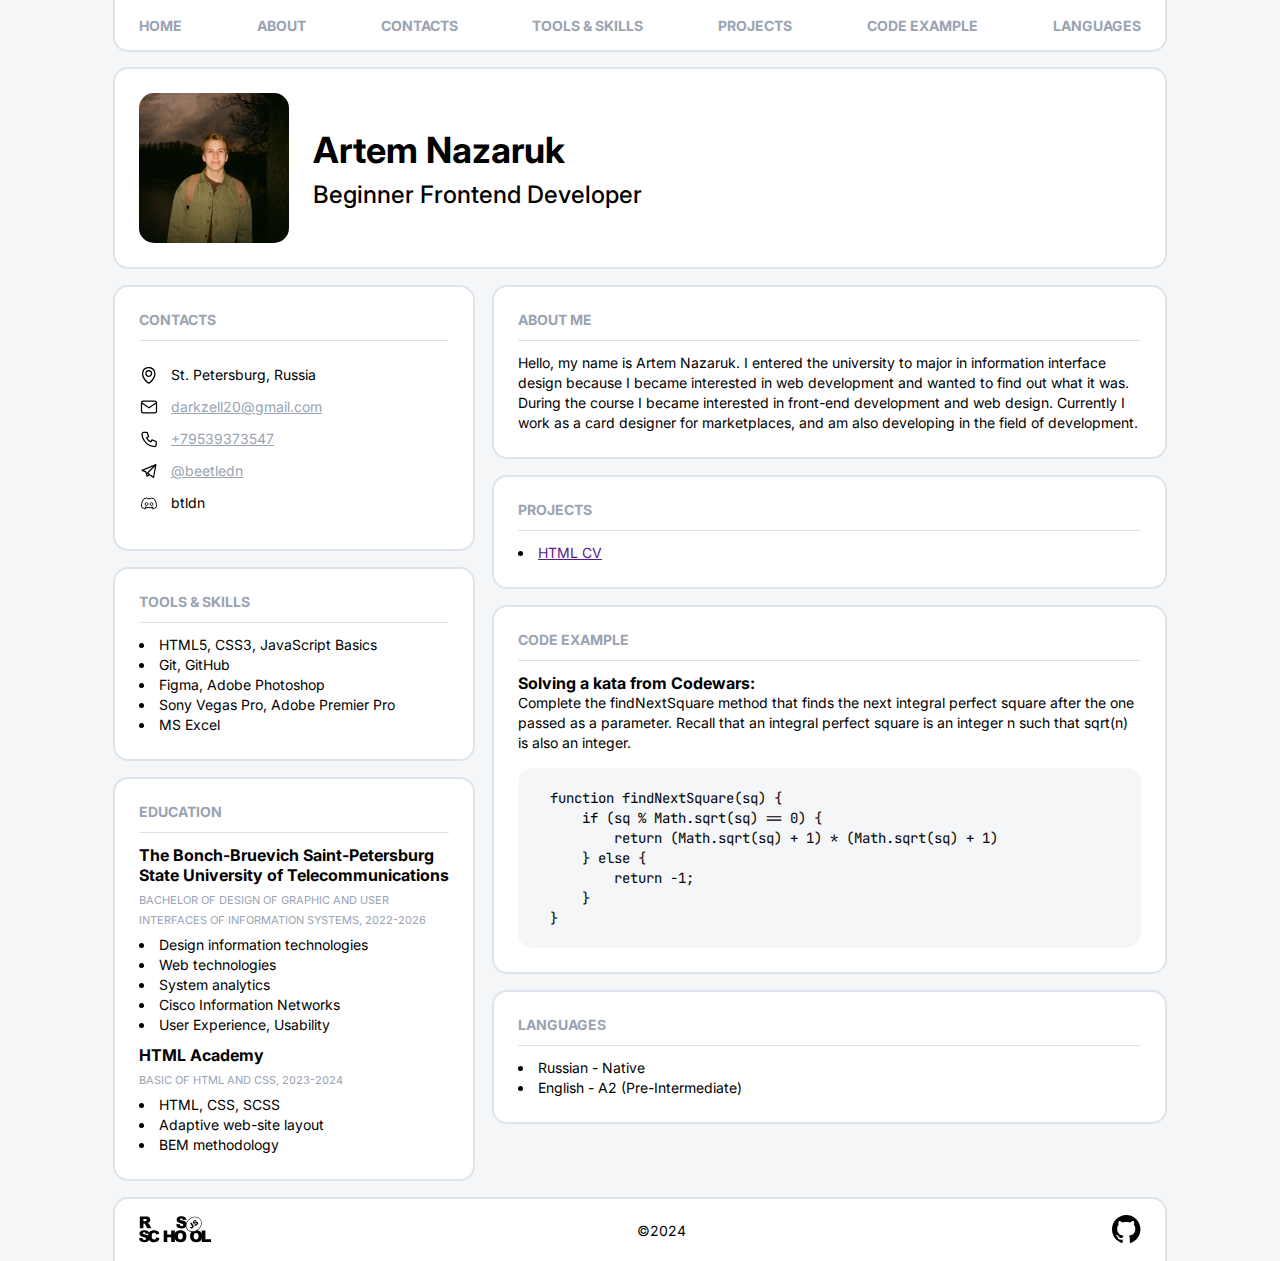
<file: index.html>
<!DOCTYPE html>
<html lang="en">

<head>
    <meta charset="UTF-8">
    <meta name="viewport" content="width=device-width, initial-scale=1.0">
    <title>Document</title>
    <link rel="stylesheet" href="style.css">
    <link rel="preconnect" href="https://fonts.googleapis.com">
    <link rel="preconnect" href="https://fonts.gstatic.com" crossorigin>
    <link href="https://fonts.googleapis.com/css2?family=Inter:wght@100..900&family=JetBrains+Mono&display=swap"
        rel="stylesheet">
</head>

<body class="page">
    <div class="wrapper">
        <header class="page-header">
            <div class="page-header__wrapper">
                <nav class="page-header__navigation">
                    <ul class="page-header__navigation-list">
                        <li class="page-header__navigation-item">
                            <a href="#my_profile">home</a>
                        </li>
                        <li class="page-header__navigation-item">
                            <a href="#about">about</a>
                        </li>
                        <li class="page-header__navigation-item">
                            <a href="#contacts">contacts</a>
                        </li>
                        <li class="page-header__navigation-item">
                            <a href="#skills">tools & skills</a>
                        </li>
                        <li class="page-header__navigation-item">
                            <a href="#projects">projects</a>
                        </li>
                        <li class="page-header__navigation-item">
                            <a href="#code">code example</a>
                        </li>
                        <li class="page-header__navigation-item">
                            <a href="#languages">languages</a>
                        </li>
                    </ul>
                </nav>
            </div>
        </header>
        <main class="page-main">
            <div class="page-main__wrapper">
                <section id="my_profile" class="profile">
                    <img class="profile__image" src="images/me.jpg" alt="It's me" width="150">
                    <div class="profile__titles">
                        <h1 class="profile__title">Artem Nazaruk</h1>
                        <h2 class="profile__subtitle">Beginner Frontend Developer</h2>
                    </div>
                </section>
                <section class="about">
                    <aside class="about__aside-column">
                        <div id="contacts" class="about__container">
                            <h3 class="about__title">Contacts</h3>
                            <div class="about__content">
                                <ul class="about__content-list contacts-list">
                                    <li class="contacts-item">
                                        <div class="contacts-icon__wrapper">
                                            <svg class="contacts-icon" width="14" height="17" viewBox="0 0 14 17"
                                                fill="none" xmlns="http://www.w3.org/2000/svg">
                                                <path
                                                    d="M6.05513 0.00948685C4.81856 0.156893 3.94641 0.410759 3.16843 0.852977C1.41184 1.84797 0.339052 3.50629 0.0524292 5.65596C-0.0376522 6.32747 -0.00898995 7.50672 0.117943 8.211C0.445512 10.0822 1.38318 11.9371 2.89818 13.7428C3.59017 14.5658 4.96187 15.8802 5.55559 16.2897C5.87087 16.5067 6.20254 16.6172 6.6079 16.6418C7.04603 16.6623 7.35722 16.609 7.68479 16.4412C8.22937 16.1709 9.77713 14.7296 10.6411 13.6978C12.5615 11.3966 13.5073 9.08724 13.5073 6.70008C13.5073 3.14187 11.3658 0.574543 7.9796 0.070906C7.66022 0.0217707 6.3049 -0.0191754 6.05513 0.00948685ZM7.93865 1.39347C10.1538 1.79064 11.5992 3.17462 12.0783 5.36115C12.1848 5.8525 12.2298 6.98261 12.1602 7.54767C11.9473 9.25512 11.1734 10.9462 9.83855 12.6168C9.17522 13.4439 7.53329 15.0367 7.10745 15.266C6.93547 15.3602 6.56696 15.3602 6.39908 15.266C5.96505 15.0326 4.3272 13.4398 3.66388 12.6168C2.32903 10.9462 1.55515 9.25922 1.34223 7.54767C1.27262 6.98261 1.31766 5.8525 1.42412 5.36115C1.93186 3.05588 3.53285 1.62686 5.93229 1.33614C6.36223 1.28701 7.521 1.31976 7.93865 1.39347Z"
                                                    fill="black" />
                                                <path
                                                    d="M6.03463 3.11324C4.75302 3.41624 3.80307 4.2843 3.41408 5.51268C3.27077 5.95899 3.22982 6.76154 3.324 7.21195C3.4755 7.91622 3.78259 8.48537 4.29032 8.9972C5.02326 9.72604 5.83809 10.0413 6.8945 10.0045C7.35719 9.99219 7.48003 9.97171 7.81579 9.85707C8.38494 9.66462 8.75755 9.43941 9.16701 9.03405C9.89585 8.31749 10.2316 7.53133 10.2316 6.53633C10.2316 6.04089 10.1661 5.70513 9.99002 5.24653C9.81396 4.78794 9.57647 4.44399 9.16701 4.03862C8.75755 3.63326 8.38494 3.40805 7.81579 3.2156C7.46365 3.09686 7.36947 3.08048 6.85355 3.07229C6.46047 3.06001 6.20251 3.07639 6.03463 3.11324ZM7.30396 4.42761C8.04508 4.62006 8.66746 5.24244 8.85991 5.98356C9.05236 6.72469 8.83125 7.52723 8.28667 8.07181C7.60287 8.75561 6.57102 8.90712 5.71115 8.44852C5.21571 8.18646 4.78577 7.64188 4.64246 7.08911C4.56466 6.77792 4.56466 6.29475 4.64246 5.98356C4.83491 5.25472 5.45319 4.62825 6.18204 4.4317C6.47685 4.35391 7.00505 4.34981 7.30396 4.42761Z"
                                                    fill="black" />
                                            </svg>
                                        </div>
                                        <span>St. Petersburg, Russia</span>
                                    </li>
                                    <li class="contacts-item">
                                        <div class="contacts-icon__wrapper">
                                            <svg class="contacts-icon" width="18" height="14" viewBox="0 0 18 14"
                                                fill="none" xmlns="http://www.w3.org/2000/svg">
                                                <path
                                                    d="M14.8333 1.16666H3.16667C2.24619 1.16666 1.5 1.91285 1.5 2.83332V11.1667C1.5 12.0871 2.24619 12.8333 3.16667 12.8333H14.8333C15.7538 12.8333 16.5 12.0871 16.5 11.1667V2.83332C16.5 1.91285 15.7538 1.16666 14.8333 1.16666Z"
                                                    stroke="black" stroke-width="1.25" stroke-linecap="round"
                                                    stroke-linejoin="round" />
                                                <path d="M1.5 2.83334L9 7.83334L16.5 2.83334" stroke="black"
                                                    stroke-width="1.25" stroke-linecap="round"
                                                    stroke-linejoin="round" />
                                            </svg>
                                        </div>
                                        <a href="mailto:darkzell20@gmail.com">darkzell20@gmail.com</a>
                                    </li>
                                    <li class="contacts-item">
                                        <div class="contacts-icon__wrapper">
                                            <svg class="contacts-icon" width="17" height="17" viewBox="0 0 17 17"
                                                fill="none" xmlns="http://www.w3.org/2000/svg">
                                                <path
                                                    d="M3.16667 1.33334H6.5L8.16667 5.50001L6.08333 6.75001C6.9758 8.55962 8.44039 10.0242 10.25 10.9167L11.5 8.83334L15.6667 10.5V13.8333C15.6667 14.2754 15.4911 14.6993 15.1785 15.0119C14.866 15.3244 14.442 15.5 14 15.5C10.7494 15.3025 7.68346 13.9221 5.38069 11.6193C3.07792 9.31655 1.69754 6.25062 1.5 3.00001C1.5 2.55798 1.67559 2.13406 1.98816 1.8215C2.30072 1.50894 2.72464 1.33334 3.16667 1.33334"
                                                    stroke="black" stroke-width="1.25" stroke-linecap="round"
                                                    stroke-linejoin="round" />
                                            </svg>
                                        </div>
                                        <a href="tel:+79539373547">+79539373547</a>
                                    </li>
                                    <li class="contacts-item">
                                        <div class="contacts-icon__wrapper">
                                            <svg class="contacts-icon" width="15" height="14" viewBox="0 0 15 14"
                                                fill="none" xmlns="http://www.w3.org/2000/svg">
                                                <path
                                                    d="M14.246 0.0245083C13.9937 0.107149 0.336222 5.80019 0.248223 5.8614C0.0604904 5.9869 -0.0421756 6.27767 0.0164907 6.50723C0.0546238 6.6572 0.180756 6.83167 0.298089 6.89594C0.347955 6.92349 1.19568 7.26936 2.18714 7.6642C3.1786 8.05904 3.99407 8.38654 3.99993 8.39266C4.0058 8.39878 4.24046 9.31702 4.52206 10.4311C4.80366 11.5453 5.05006 12.4849 5.06766 12.5247C5.21139 12.8185 5.58099 12.9502 5.85672 12.8063C5.89779 12.7849 6.39059 12.4206 6.95085 11.9983L7.97458 11.2331L8.24151 11.4259C9.17723 12.0993 11.7322 13.8959 11.8143 13.9418C11.8788 13.9786 11.9786 13.9969 12.0959 14C12.2484 14 12.2953 13.9878 12.4039 13.9082C12.4801 13.8531 12.5564 13.7613 12.5945 13.6786C12.6825 13.495 15.0204 0.713182 14.9999 0.541779C14.9529 0.174486 14.5775 -0.0826188 14.246 0.0245083ZM11.606 2.58025C11.5004 2.68738 10.1746 4.01576 8.65804 5.53696C5.44899 8.74771 5.46072 8.73853 5.43139 8.8732C5.41966 8.92524 5.40206 8.95891 5.39032 8.9436C5.37859 8.93136 5.29646 8.63752 5.21139 8.29472C5.04419 7.63665 4.97673 7.48361 4.80659 7.39179C4.75966 7.3673 4.18473 7.13162 3.52474 6.8684C2.86474 6.60517 2.30741 6.37867 2.28394 6.36643C2.25461 6.34807 3.09647 5.9869 4.86233 5.25231C6.30552 4.6524 8.44097 3.76477 9.61137 3.27505C10.7818 2.78839 11.7498 2.38743 11.7674 2.38743C11.782 2.38436 11.7116 2.47313 11.606 2.58025ZM13.4481 2.58944C13.4335 2.67208 13.0287 4.88808 12.5476 7.52034C12.0666 10.1495 11.6676 12.3105 11.6588 12.3166C11.6383 12.3411 6.94205 9.01706 6.95085 8.98951C6.95965 8.95891 13.4335 2.44864 13.4569 2.44864C13.4657 2.44558 13.4628 2.50986 13.4481 2.58944ZM6.27912 10.0363C6.62525 10.2812 6.90978 10.4862 6.90978 10.4954C6.90978 10.523 5.97112 11.2055 5.95645 11.1902C5.94765 11.181 5.84792 10.8107 5.73646 10.3669C5.62499 9.92611 5.52526 9.53433 5.51352 9.50066C5.49886 9.44557 5.50472 9.44863 5.57219 9.51597C5.61326 9.55882 5.93005 9.79144 6.27912 10.0363Z"
                                                    fill="black" />
                                            </svg>
                                        </div>
                                        <a href="https://t.me/beetledn">@beetledn</a>
                                    </li>
                                    <li class="contacts-item">
                                        <div class="contacts-icon__wrapper">
                                            <svg class="contacts-icon" width="17" height="13" viewBox="0 0 17 13"
                                                fill="none" xmlns="http://www.w3.org/2000/svg">
                                                <path
                                                    d="M5.94017 1.07611C5.00971 1.27345 4.29939 1.49334 3.42176 1.85136C3.27793 1.91056 3.25445 1.93593 3.05192 2.24321C2.0833 3.71476 1.45517 5.2286 1.17045 6.78191C1.02369 7.59098 0.997275 7.94336 1.00021 8.94131C1.00315 9.45156 1.01489 9.94208 1.02956 10.0267L1.05304 10.1789L1.43462 10.4298C2.38856 11.0528 3.38067 11.532 4.41973 11.8731C4.634 11.9436 4.82479 11.9944 4.8424 11.9887C4.91578 11.9605 5.64665 10.8414 5.64665 10.7568C5.64665 10.7455 5.57033 10.7089 5.47934 10.675C5.24746 10.5876 4.49605 10.2296 4.44615 10.1817C4.39625 10.1338 4.40799 10.1169 4.56649 10.0069L4.69271 9.91953L4.98623 10.0407C6.53602 10.675 8.30595 10.8808 9.94673 10.6158C10.7011 10.4946 11.3879 10.2945 12.1951 9.96181C12.2978 9.91953 12.3008 9.91953 12.4299 10.0182C12.5004 10.0718 12.5591 10.131 12.5591 10.1479C12.5591 10.1873 11.9456 10.4974 11.6198 10.6215C11.4907 10.6722 11.3732 10.723 11.3586 10.7342C11.2999 10.785 12.0601 11.9972 12.1511 12C12.1716 12 12.3419 11.9493 12.5327 11.8844C13.6157 11.5264 14.5932 11.0556 15.553 10.4298L15.9346 10.1789L15.9551 10.0267C15.9639 9.94208 15.9815 9.57842 15.9933 9.22322C16.0755 6.7368 15.4062 4.47027 13.9327 2.24039L13.7155 1.91338L13.3134 1.75269C12.5708 1.45669 11.6022 1.17478 10.8889 1.04792L10.6248 1L10.5749 1.06766C10.5455 1.10149 10.4516 1.27627 10.3665 1.45387L10.2109 1.77242L10.0641 1.75551C9.98489 1.74705 9.79117 1.7245 9.63854 1.70477C9.27457 1.65966 7.74532 1.65966 7.36375 1.70477C7.20231 1.72168 7.00565 1.74423 6.92347 1.75551L6.77671 1.76961L6.58592 1.39467C6.36284 0.957714 6.401 0.977448 5.94017 1.07611ZM6.53895 5.72476C6.92347 5.90518 7.20231 6.25756 7.30798 6.6917C7.36668 6.9285 7.34907 7.32035 7.26689 7.54869C6.92934 8.51845 5.82276 8.81164 5.10363 8.12378C4.634 7.67273 4.51953 6.94259 4.82479 6.34213C4.9921 6.01794 5.26507 5.78114 5.61436 5.66556C5.7758 5.60917 5.84918 5.60072 6.06638 5.60917C6.28946 5.62045 6.35403 5.63455 6.53895 5.72476ZM11.5347 5.72758C12.0366 5.96438 12.3389 6.45771 12.3389 7.03844C12.3389 7.4613 12.201 7.81087 11.9221 8.09559C11.159 8.88211 9.92619 8.47053 9.67963 7.34854C9.55048 6.75935 9.81758 6.10251 10.3136 5.79805C10.5543 5.64864 10.7569 5.5979 11.0562 5.61199C11.2823 5.62045 11.3439 5.63455 11.5347 5.72758Z"
                                                    stroke="black" />
                                            </svg>
                                        </div>
                                        btldn
                                    </li>
                                </ul>
                            </div>
                        </div>

                        <div id="skills" class="about__container">
                            <h3 class="about__title">Tools & skills</h3>
                            <div class="about__content">
                                <ul class="about__content-list">
                                    <li class="about__content-item">HTML5, CSS3, JavaScript Basics</li>
                                    <li class="about__content-item">Git, GitHub</li>
                                    <li class="about__content-item">Figma, Adobe Photoshop</li>
                                    <li class="about__content-item">Sony Vegas Pro, Adobe Premier Pro</li>
                                    <li class="about__content-item">MS Excel</li>
                                </ul>
                            </div>
                        </div>

                        <div id="education" class="about__container">
                            <h3 class="about__title">Education</h3>
                            <div class="about__content">
                                <h4 class="about__content-subtitle">The Bonch-Bruevich Saint-Petersburg State University
                                    of Telecommunications</h4>
                                <p class="about__content-subsubtitle"> Bachelor of Design of graphic and user interfaces
                                    of information systems, 2022-2026</p>
                                <ul class="about__content-list">
                                    <li class="about__content-item">Design information technologies</li>
                                    <li class="about__content-item">Web technologies</li>
                                    <li class="about__content-item">System analytics</li>
                                    <li class="about__content-item">Cisco Information Networks</li>
                                    <li class="about__content-item">User Experience, Usability</li>
                                </ul>
                                <h4 class="about__content-subtitle">HTML Academy</h4>
                                <p class="about__content-subsubtitle">Basic of HTML and CSS, 2023-2024</p>
                                <ul class="about__content-list">
                                    <li class="about__content-item">HTML, CSS, SCSS</li>
                                    <li class="about__content-item">Adaptive web-site layout</li>
                                    <li class="about__content-item">BEM methodology</li>
                                </ul>
                            </div>
                        </div>
                    </aside>
                    <div id="about" class="about__main-column">
                        <div class="about__container">
                            <h3 class="about__title">About me</h3>
                            <div class="about__content">
                                <p class="about__text">Hello, my name is Artem Nazaruk. I entered the university to
                                    major in information interface design because I became interested in web development
                                    and wanted to find out what it was. During the course I became interested in
                                    front-end development and web design. Currently I work as a card designer for
                                    marketplaces, and am also developing in the field of development.</p>
                            </div>
                        </div>
                        <div id="projects" class="about__container">
                            <h3 class="about__title">Projects</h3>
                            <div class="about__content">
                                <ul class="about__content-list">
                                    <li class="about__content-item">
                                        <a href="">
                                            HTML CV
                                        </a>
                                    </li>
                                </ul>
                            </div>
                        </div>
                        <div id="code" class="about__container">
                            <h3 class="about__title">Code example</h3>
                            <div class="about__content">
                                <h4 class="about__content-subtitle">Solving a kata from Codewars:</h4>
                                <p class="about__content-text">Complete the findNextSquare method that finds the next
                                    integral perfect square after the one passed as a parameter. Recall that an integral
                                    perfect square is an integer n such that sqrt(n) is also an integer.</p>
                                <pre class="about__content-code">

    function findNextSquare(sq) {
        if (sq % Math.sqrt(sq) == 0) {   
            return (Math.sqrt(sq) + 1) * (Math.sqrt(sq) + 1)  
        } else {    
            return -1;  
        }
    }
                                </pre>
                            </div>
                        </div>
                        <div id="languages" class="about__container">
                            <h3 class="about__title">Languages</h3>
                            <div class="about__content">
                                <ul class="about__content-list">
                                    <li class="about__content-item">Russian - Native</li>
                                    <li class="about__content-item">English - A2 (Pre-Intermediate)</li>
                                </ul>
                            </div>
                        </div>
                    </div>
                </section>
            </div>
        </main>
        <footer class="page-footer">
            <div class="page-footer__wrapper">
                <ul class="page-footer__list">
                    <li class="page-footer__item">
                        <a href="https://rs.school/courses/javascript-preschool-ru">
                            <span class="visually-hidden">rs-school</span>
                            <svg class="page-footer__rs-icon" width="72" height="29" viewBox="0 0 72 29" fill="none"
                                xmlns="http://www.w3.org/2000/svg">
                                <path
                                    d="M37.1722 10.3359L40.5977 10.1145C40.6758 10.6746 40.8191 11.0913 41.0535 11.3909C41.4313 11.8598 41.9522 12.0942 42.6425 12.0942C43.1505 12.0942 43.5543 11.977 43.8278 11.7295C44.0883 11.5342 44.2446 11.2216 44.2446 10.896C44.2446 10.5834 44.1013 10.2838 43.8538 10.0884C43.5933 9.854 42.9812 9.61956 42.0174 9.41117C40.4414 9.0595 39.3083 8.59062 38.644 7.99148C37.9797 7.43143 37.602 6.61088 37.6281 5.73823C37.6281 5.1391 37.8104 4.53996 38.1491 4.04503C38.5398 3.48497 39.0738 3.04213 39.712 2.79467C40.4023 2.4951 41.3661 2.33881 42.5774 2.33881C44.0622 2.33881 45.1954 2.61232 45.9768 3.17238C46.7583 3.71941 47.2272 4.60509 47.3705 5.81638L43.9841 6.01174C43.8929 5.49076 43.7106 5.11305 43.411 4.86558C43.1114 4.61811 42.7207 4.50089 42.2127 4.50089C41.796 4.50089 41.4834 4.59206 41.275 4.76138C41.0796 4.91768 40.9494 5.15212 40.9624 5.41261C40.9624 5.60798 41.0666 5.79033 41.2229 5.90755C41.3922 6.06384 41.7959 6.20711 42.4342 6.33736C44.0101 6.676 45.1302 7.01464 45.8206 7.3663C46.5109 7.71797 47.0058 8.14778 47.3054 8.65574C47.6179 9.17672 47.7742 9.77585 47.7612 10.388C47.7612 11.1174 47.5528 11.8468 47.136 12.4589C46.7062 13.0971 46.1071 13.5921 45.4038 13.8916C44.6614 14.2172 43.7236 14.3866 42.6035 14.3866C40.6237 14.3866 39.2562 14.0088 38.4877 13.2404C37.7192 12.4719 37.2634 11.5081 37.1722 10.3359ZM0.82055 14.1912V2.5472H6.82489C7.93198 2.5472 8.79161 2.63837 9.37771 2.83374C9.9508 3.01609 10.4588 3.3938 10.7974 3.90176C11.1751 4.46182 11.3575 5.11305 11.3444 5.79033C11.3835 6.93649 10.7974 8.03056 9.7945 8.60364C9.40376 8.82506 8.97395 8.98135 8.53111 9.0595C8.85673 9.15067 9.18234 9.30697 9.46889 9.48931C9.6903 9.67166 9.87265 9.88005 10.042 10.1015C10.2373 10.3229 10.4067 10.5704 10.5499 10.8308L12.2952 14.2042H8.2055L6.27786 10.6225C6.03039 10.1666 5.822 9.86703 5.62663 9.72376C5.36614 9.54141 5.05355 9.45024 4.74096 9.45024H4.42836V14.1782H0.82055V14.1912ZM4.42836 7.26211H5.95224C6.27786 7.23606 6.59045 7.18396 6.90304 7.10581C7.13748 7.06674 7.34588 6.93649 7.48915 6.74112C7.84081 6.27224 7.78871 5.60798 7.3589 5.20422C7.12446 5.00885 6.6686 4.90465 6.01737 4.90465H4.42836V7.26211ZM0 24.168L3.42547 23.9466C3.50362 24.5067 3.64689 24.9235 3.88133 25.223C4.24602 25.6919 4.78003 25.9394 5.47033 25.9394C5.97829 25.9394 6.38206 25.8222 6.65557 25.5747C6.91606 25.3663 7.07236 25.0667 7.07236 24.7411C7.07236 24.4285 6.92909 24.129 6.68162 23.9336C6.42113 23.6992 5.80897 23.4647 4.83213 23.2563C3.25615 22.9047 2.12301 22.4358 1.45876 21.8366C0.794501 21.2766 0.416787 20.456 0.442837 19.5834C0.442837 18.9842 0.625181 18.3851 0.963821 17.8902C1.35456 17.3301 1.88857 16.8873 2.52677 16.6398C3.21708 16.3403 4.1809 16.184 5.39219 16.184C6.87699 16.184 8.01013 16.4575 8.79161 17.0175C9.57308 17.5776 10.0289 18.4502 10.1722 19.6615L6.78582 19.8569C6.69465 19.3359 6.5123 18.9582 6.21274 18.7107C5.92619 18.4633 5.52243 18.346 5.01447 18.3591C4.59768 18.3591 4.28509 18.4502 4.0767 18.6326C3.86831 18.7889 3.75109 19.0233 3.76411 19.2838C3.76411 19.4792 3.86831 19.6615 4.0246 19.7787C4.19392 19.935 4.59768 20.0783 5.23589 20.2086C6.81187 20.5472 7.93198 20.8858 8.62229 21.2375C9.31259 21.5892 9.80753 22.019 10.1071 22.5269C10.4197 23.0479 10.576 23.6471 10.576 24.2462C10.576 24.9756 10.3546 25.6919 9.9508 26.3041C9.52098 26.9423 8.92185 27.4372 8.21852 27.7368C7.47612 28.0624 6.53835 28.2317 5.41823 28.2317C3.43849 28.2317 2.07091 27.854 1.30246 27.0856C0.534009 26.3041 0.104197 25.3403 0 24.168Z"
                                     />
                                <path
                                    d="M17.3227 23.2563L20.4747 24.2071C20.3054 25.0016 19.9537 25.757 19.4718 26.4213C19.029 27.0074 18.4428 27.4633 17.7786 27.7628C17.1013 28.0624 16.2417 28.2187 15.1997 28.2187C13.9363 28.2187 12.8944 28.0363 12.0999 27.6717C11.2923 27.307 10.602 26.6557 10.0159 25.731C9.42982 24.8062 9.14328 23.621 9.14328 22.1753C9.14328 20.2476 9.65124 18.7628 10.6802 17.7339C11.7091 16.7049 13.1549 16.184 15.0304 16.184C16.5022 16.184 17.6483 16.4835 18.4949 17.0696C19.3285 17.6688 19.9537 18.5805 20.3705 19.8048L17.1925 20.5081C17.1143 20.2346 16.9971 19.9611 16.8408 19.7267C16.6455 19.4531 16.398 19.2447 16.0984 19.0884C15.7989 18.9322 15.4602 18.867 15.1216 18.867C14.301 18.867 13.6758 19.1926 13.246 19.8569C12.9204 20.3388 12.7511 21.1073 12.7511 22.1492C12.7511 23.4387 12.9465 24.3243 13.3372 24.8062C13.7279 25.2882 14.275 25.5226 14.9913 25.5226C15.6816 25.5226 16.2026 25.3272 16.5543 24.9495C16.9059 24.5458 17.1664 23.9857 17.3227 23.2563ZM24.6816 16.3793H28.2764V20.456H32.2099V16.3793H35.8307V28.0233H32.2099V23.3084H28.2764V28.0233H24.6816V16.3793Z"
                                     />
                                <path
                                    d="M35.3358 22.2013C35.3358 20.2997 35.8698 18.8149 36.9248 17.7599C37.9798 16.7049 39.4646 16.1709 41.3531 16.1709C43.2938 16.1709 44.7786 16.6919 45.8336 17.7339C46.8886 18.7758 47.4096 20.2346 47.4096 22.1101C47.4096 23.4777 47.1751 24.5848 46.7193 25.4574C46.2764 26.3171 45.5861 27.0204 44.7395 27.4893C43.8669 27.9712 42.7858 28.2187 41.4964 28.2187C40.1809 28.2187 39.0999 28.0103 38.2402 27.5935C37.3546 27.1506 36.6252 26.4603 36.1433 25.6137C35.6093 24.702 35.3358 23.5689 35.3358 22.2013ZM38.9305 22.2143C38.9305 23.3865 39.152 24.2331 39.5818 24.7541C40.0116 25.2621 40.6107 25.5226 41.3661 25.5226C42.1346 25.5226 42.7337 25.2751 43.1635 24.7671C43.5934 24.2592 43.8017 23.3605 43.8017 22.058C43.8017 20.964 43.5803 20.1564 43.1375 19.6615C42.6947 19.1535 42.0955 18.9061 41.3401 18.9061C40.6758 18.88 40.0376 19.1666 39.5948 19.6745C39.152 20.1825 38.9305 21.0291 38.9305 22.2143ZM51.0955 22.2013C51.0955 20.2997 51.6295 18.8149 52.6845 17.7599C53.7395 16.7049 55.2243 16.1709 57.1129 16.1709C59.0536 16.1709 60.5514 16.6919 61.5934 17.7339C62.6353 18.7758 63.1693 20.2346 63.1693 22.1101C63.1693 23.4777 62.9349 24.5848 62.479 25.4574C62.0362 26.3171 61.3459 27.0204 60.4993 27.4893C59.6266 27.9712 58.5456 28.2187 57.2562 28.2187C55.9407 28.2187 54.8596 28.0103 54 27.5935C53.1143 27.1506 52.385 26.4603 51.9031 25.6137C51.369 24.702 51.0955 23.5689 51.0955 22.2013ZM54.6903 22.2143C54.6903 23.3865 54.9117 24.2331 55.3415 24.7541C55.7714 25.2621 56.3705 25.5226 57.1259 25.5226C57.8944 25.5226 58.4935 25.2751 58.9233 24.7671C59.3531 24.2592 59.5615 23.3605 59.5615 22.058C59.5615 20.964 59.3401 20.1564 58.8973 19.6615C58.4544 19.1535 57.8553 18.9061 57.0999 18.9061C56.4356 18.88 55.7844 19.1666 55.3546 19.6745C54.9117 20.1825 54.6903 21.0291 54.6903 22.2143Z"
                                     />
                                <path d="M62.7916 16.3793H66.3864V25.1579H72V28.0233H62.7786V16.3793H62.7916Z"
                                     />
                                <path
                                    d="M58.8255 15.714C62.4446 12.9868 63.5606 8.36365 61.3182 5.38797C59.0758 2.41229 54.3242 2.21087 50.7051 4.93809C47.086 7.66531 45.97 12.2884 48.2124 15.2641C50.4548 18.2398 55.2064 18.4412 58.8255 15.714Z"
                                    fill="white" />
                                <path
                                    d="M53.3357 17.8902C51.1997 17.8902 49.233 17.0566 48.0087 15.4155C45.6773 12.3287 46.8234 7.53564 50.5485 4.72233C54.2735 1.90902 59.1968 2.14346 61.5282 5.21727C62.6614 6.71509 63.013 8.66879 62.5311 10.6876C62.0492 12.6934 60.7858 14.5429 58.9884 15.9105C57.2431 17.239 55.2243 17.8902 53.3357 17.8902ZM56.2012 3.2766C54.4298 3.2766 52.5282 3.88876 50.8611 5.13912C47.3575 7.77009 46.2634 12.2506 48.4255 15.1029C50.5745 17.9553 55.1722 18.1377 58.6758 15.5067C60.3821 14.2303 61.5673 12.472 62.0232 10.5834C62.479 8.70786 62.1534 6.92349 61.1114 5.54288C59.9783 4.03203 58.1679 3.2766 56.2012 3.2766Z"
                                    />
                                <path
                                    d="M51.1085 9.46325L52.411 8.55153L54.013 10.8308C54.2866 11.1955 54.4949 11.5863 54.6512 12.0161C54.7424 12.3417 54.7164 12.6934 54.5861 13.0059C54.4168 13.3967 54.1433 13.7223 53.7786 13.9567C53.3488 14.2563 52.9841 14.4256 52.6715 14.4777C52.3719 14.5298 52.0593 14.4777 51.7728 14.3475C51.4602 14.1912 51.1867 13.9698 50.9783 13.6832L52.0984 12.6413C52.1896 12.7845 52.3068 12.9148 52.4371 13.019C52.5282 13.0841 52.6324 13.1232 52.7496 13.1232C52.8408 13.1232 52.932 13.0841 52.9971 13.032C53.1274 12.9538 53.2185 12.7976 53.2055 12.6413C53.1664 12.4198 53.0753 12.1984 52.932 12.0291L51.1085 9.46325ZM55.0159 10.909L56.2012 9.97121C56.3314 10.1275 56.5007 10.2447 56.6831 10.3099C56.9436 10.388 57.2171 10.3359 57.4385 10.1666C57.5948 10.0624 57.725 9.91911 57.7771 9.73677C57.8553 9.50233 57.725 9.24183 57.4906 9.16369C57.4515 9.15066 57.4125 9.13764 57.3734 9.13764C57.2171 9.12461 56.9436 9.18974 56.5398 9.35906C55.8756 9.63257 55.3546 9.73677 54.9638 9.6977C54.5861 9.65862 54.2345 9.46325 54.0261 9.13764C53.8698 8.91622 53.7916 8.65573 53.7786 8.39524C53.7786 8.09567 53.8567 7.7961 54.0261 7.54864C54.2735 7.19697 54.5731 6.89741 54.9378 6.66296C55.4848 6.28525 55.9667 6.10291 56.3835 6.10291C56.8003 6.10291 57.191 6.29827 57.5557 6.70204L56.3835 7.62678C56.1491 7.32722 55.7062 7.26209 55.4067 7.49654L55.3676 7.53561C55.2373 7.61376 55.1462 7.73098 55.0941 7.87425C55.055 7.97845 55.0811 8.09567 55.1462 8.18684C55.1983 8.25196 55.2764 8.30406 55.3676 8.30406C55.4718 8.31709 55.6541 8.26499 55.9146 8.14777C56.5659 7.87425 57.0608 7.71796 57.3994 7.66586C57.686 7.61376 57.9855 7.63981 58.2591 7.75703C58.5065 7.86123 58.7149 8.04357 58.8582 8.26499C59.0405 8.52548 59.1447 8.83807 59.1578 9.16369C59.1708 9.50233 59.0796 9.82794 58.8973 10.1145C58.6628 10.4661 58.3633 10.7657 58.0116 11.0002C57.2952 11.4951 56.7091 11.7035 56.2402 11.6253C55.7323 11.5472 55.3155 11.2867 55.0159 10.909Z"
                                    />
                            </svg>
                        </a>
                    </li>
                    <li class="page-footer__item">©2024</li>
                    <li class="page-footer__item">
                        <a href="https://github.com/btldn">
                            <span class="visually-hidden">my github</span>
                            <svg class="page-footer__git-icon" width="29" height="28" viewBox="0 0 29 28" fill="none"
                                xmlns="http://www.w3.org/2000/svg">
                                <path fill-rule="evenodd" clip-rule="evenodd"
                                    d="M14.249 0C6.36968 0 0 6.41664 0 14.3549C0 20.7004 4.08127 26.0717 9.74308 27.9728C10.451 28.1157 10.7102 27.6639 10.7102 27.2838C10.7102 26.9511 10.6869 25.8104 10.6869 24.6218C6.72318 25.4776 5.89777 22.9106 5.89777 22.9106C5.26077 21.247 4.31694 20.8194 4.31694 20.8194C3.01961 19.94 4.41144 19.94 4.41144 19.94C5.85052 20.0351 6.60564 21.4135 6.60564 21.4135C7.87934 23.5998 9.93179 22.9821 10.7575 22.6017C10.8753 21.6748 11.253 21.0332 11.6541 20.6767C8.49272 20.344 5.16656 19.1082 5.16656 13.5942C5.16656 12.0257 5.73239 10.7423 6.62897 9.74425C6.48752 9.38784 5.99198 7.91405 6.77072 5.94152C6.77072 5.94152 7.97384 5.56119 10.6866 7.41501C11.8481 7.10079 13.0458 6.94094 14.249 6.9396C15.4521 6.9396 16.6786 7.10614 17.8111 7.41501C20.5242 5.56119 21.7273 5.94152 21.7273 5.94152C22.5061 7.91405 22.0102 9.38784 21.8688 9.74425C22.789 10.7423 23.3315 12.0257 23.3315 13.5942C23.3315 19.1082 20.0053 20.32 16.8203 20.6767C17.3395 21.1282 17.7875 21.9837 17.7875 23.3385C17.7875 25.2635 17.7642 26.8084 17.7642 27.2836C17.7642 27.6639 18.0238 28.1157 18.7313 27.9731C24.3931 26.0714 28.4744 20.7004 28.4744 14.3549C28.4978 6.41664 22.1047 0 14.249 0Z"
                                    />
                            </svg>
                        </a>
                    </li>
                </ul>
            </div>
        </footer>
    </div>
</body>

</html>
</file>
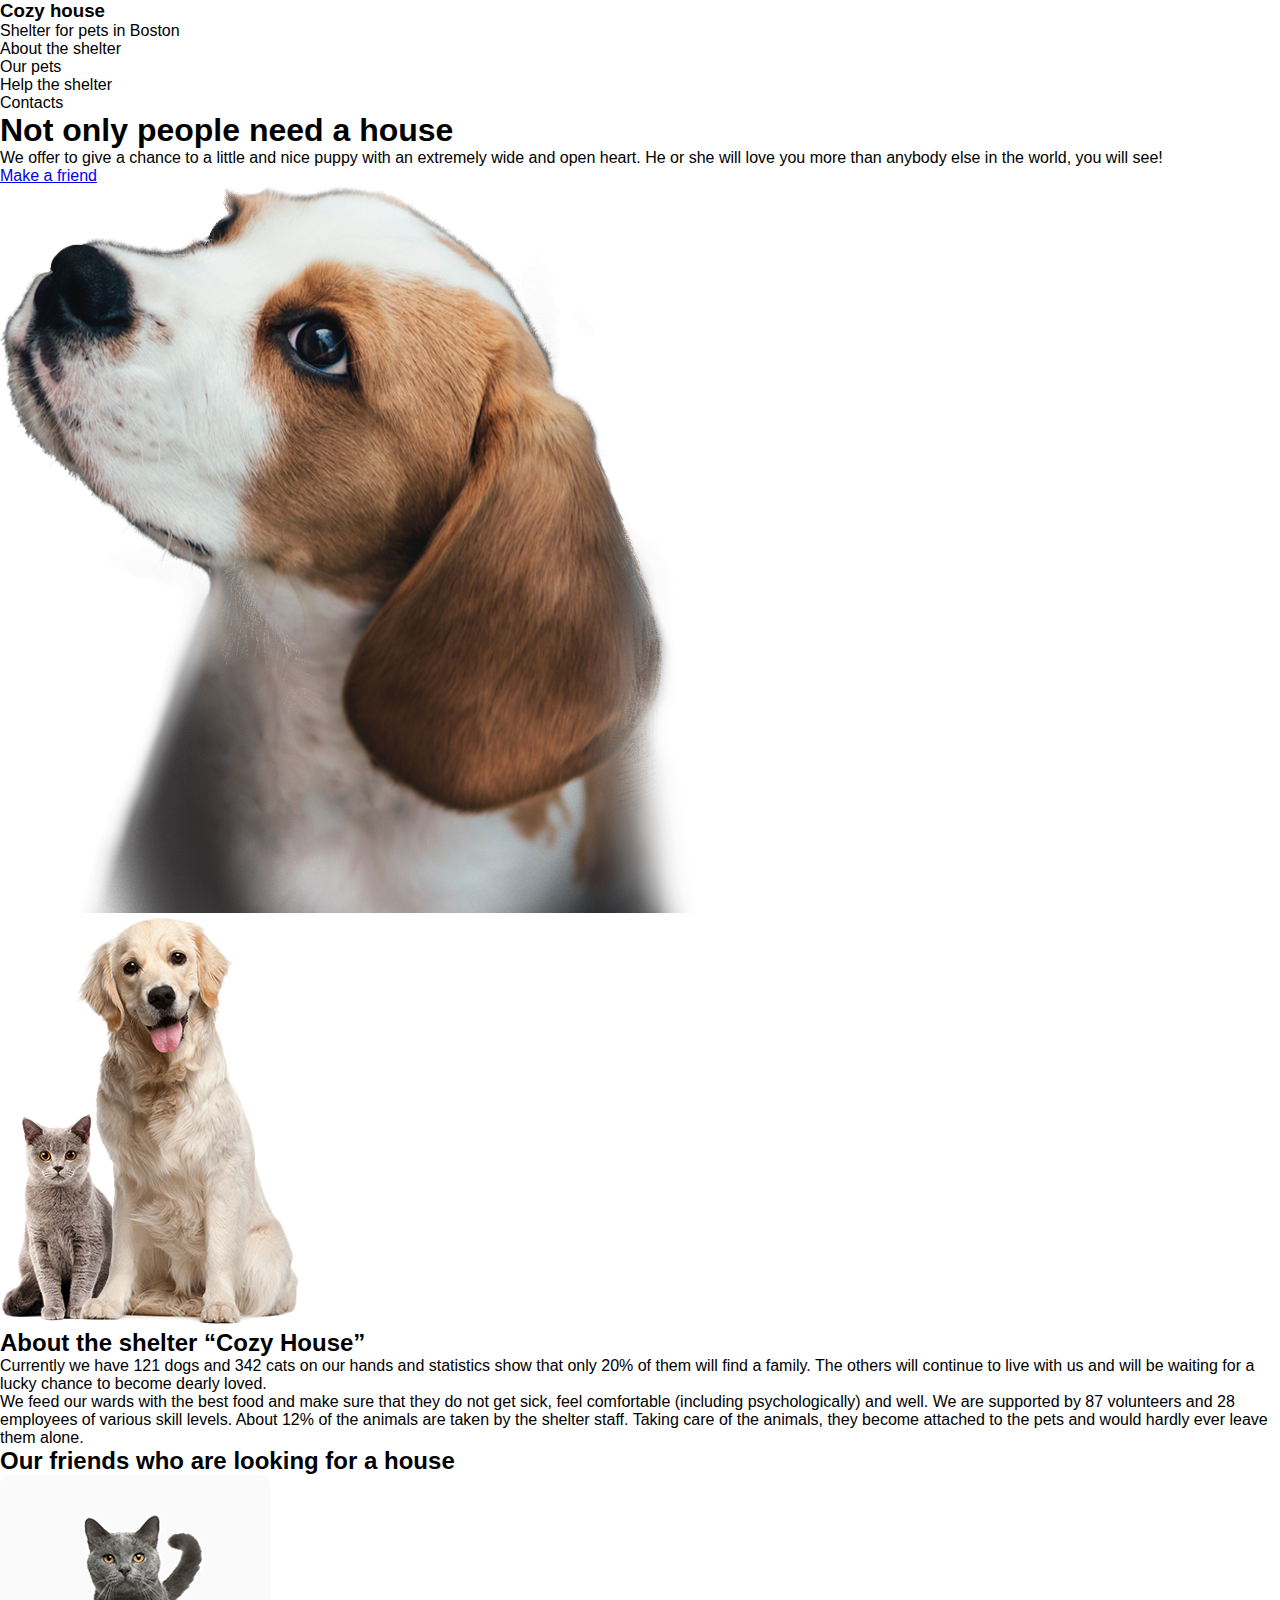
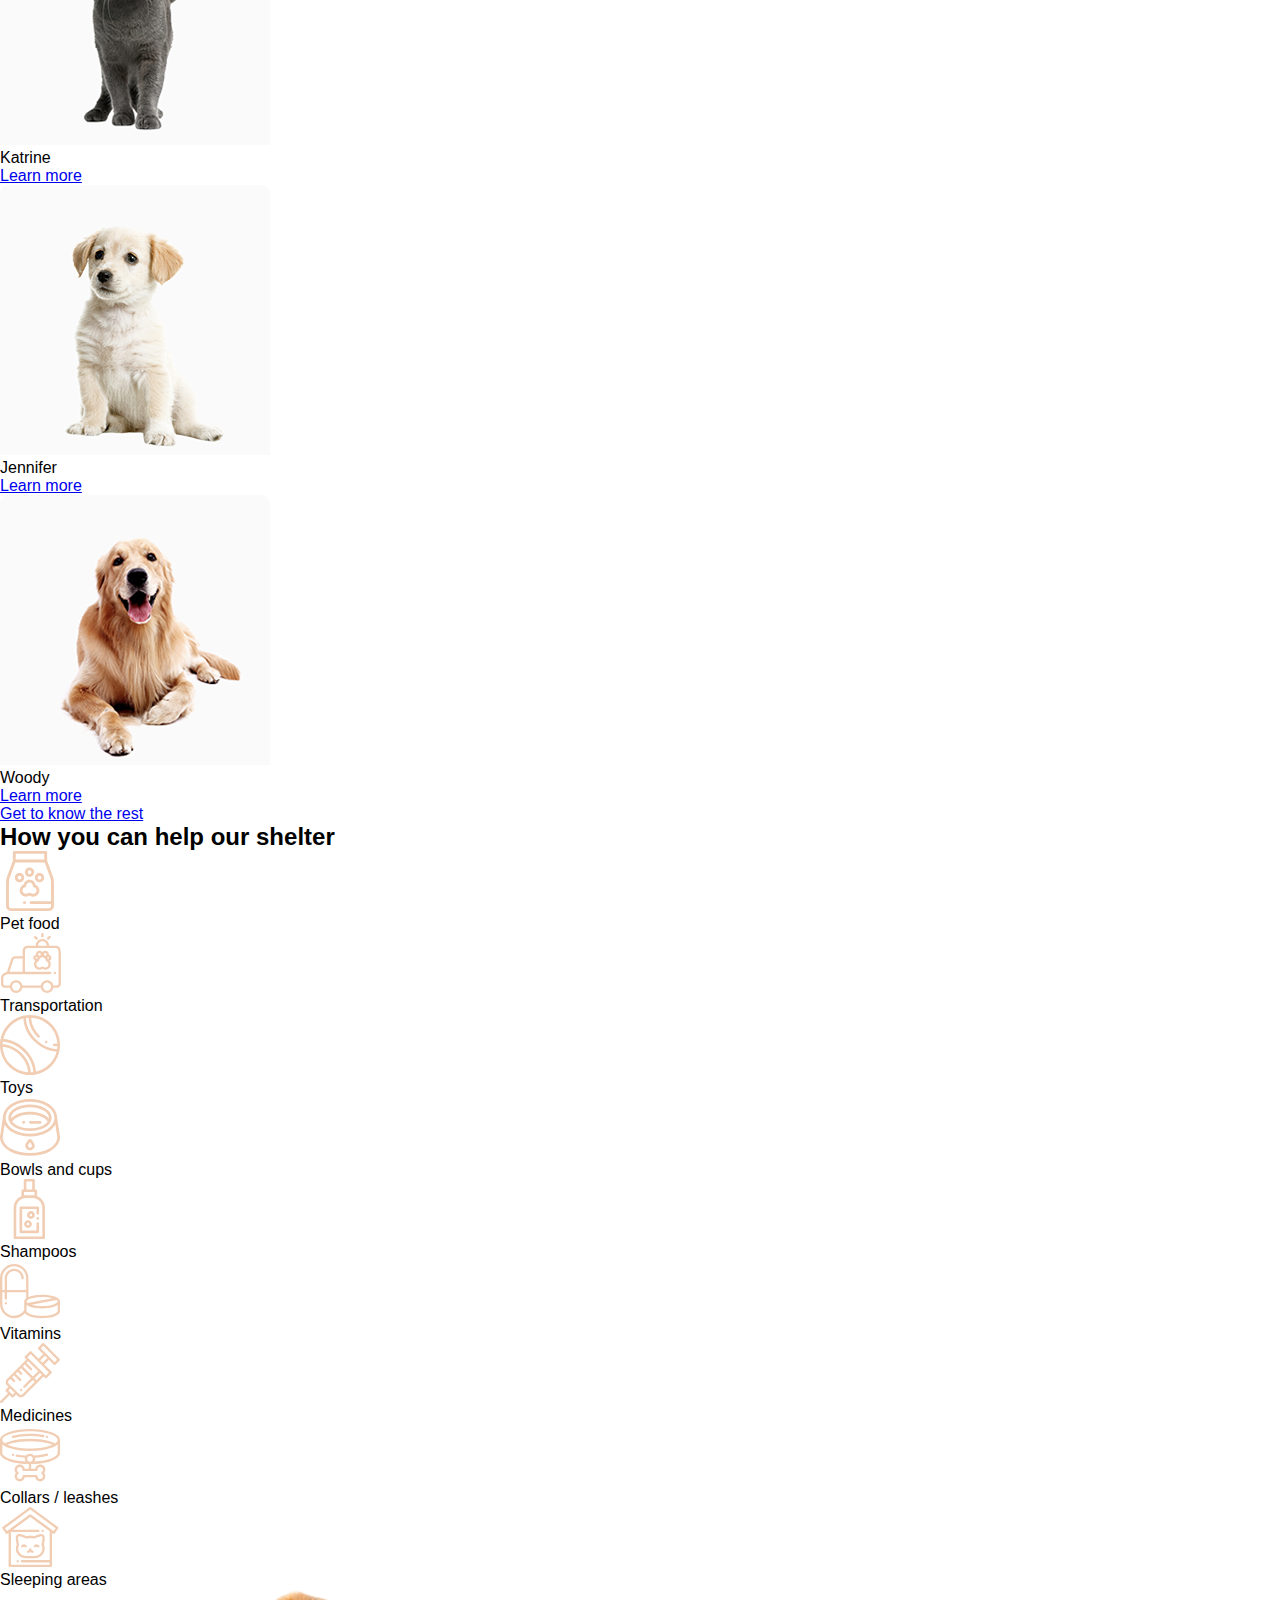
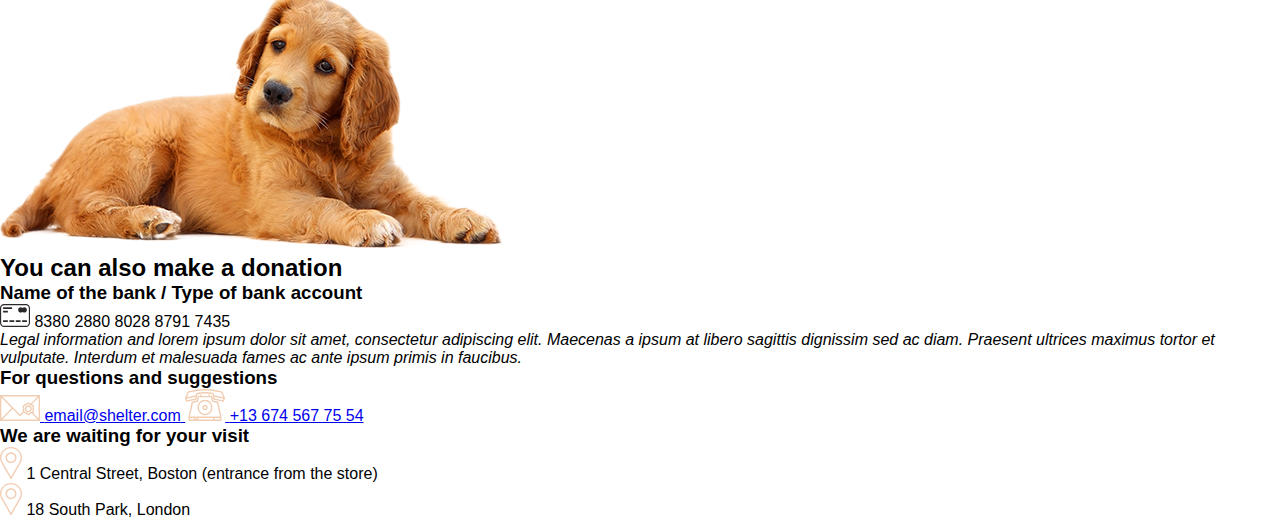
<file: shelter/index.html>
<!DOCTYPE html>
<html lang="en">
<head>
    <meta charset="UTF-8">
    <meta name="viewport" content="width=device-width, initial-scale=1.0">
    <title>Shelter</title>
    <link rel="stylesheet" href="css/style.css">
</head>
<body class="page">
    <header class="page-header">
        <div class="page-header_logo">
            <h3 class="page-header_logo-title">Cozy house</h3>
            <span class="page-header_logo-subtitle">Shelter for pets in Boston</span>
        </div>
        <nav class="page-header_nav">
            <ul class="page-header_nav-list">
                <li class="page-header_nav-item"><a>About the shelter</a></li>
                <li class="page-header_nav-item"><a>Our pets</a></li>
                <li class="page-header_nav-item"><a>Help the shelter</a></li>
                <li class="page-header_nav-item"><a>Contacts</a></li>
            </ul>
        </nav>
    </header>

    <main class="page-main">
        <section class="start-screen">
            <div class="start-screen_text-container">
                <h1 class="start-screen_title">Not only people need a house</h1>
                <p class="start-screen_text">We offer to give a chance to a little and nice puppy with an extremely wide and open heart. He or she will love you more than anybody else in the world, you will see!</p>
                <a class="start-screen_button button" href="#">Make a friend</a>
            </div>
            <img class="start-screen_image" src="./assets/index/start-screen-puppy.png" alt="Dog from Cozy House">
        </section>
        <section class="about">
            <img class="about_image" src="./assets/index/about-pets.png" alt="Animals from Cozy House">
            <div class="about_text-container">
                <h2 class="about_title">About the shelter “Cozy House”</h2>
                <p class="about_text">Currently we have 121 dogs and 342 cats on our hands and statistics show that only 20% of them will find a family. The others will continue to live with us and will be waiting for a lucky chance to become dearly loved.</p>
                <p class="about_text">We feed our wards with the best food and make sure that they do not get sick, feel comfortable (including psychologically) and well. We are supported by 87 volunteers and 28 employees of various skill levels. About 12% of the animals are taken by the shelter staff. Taking care of the animals, they become attached to the pets and would hardly ever leave them alone.</p>
            </div>
        </section>
        <section class="our-pets">
            <h2 class="our-pets_title">Our friends who are looking for a house</h2>
            <div class="our-pets_pet-container">
                <img class="our-pets_image" src="./assets/index/pets-katrine.png" alt="Katrine photo">
                <p class="our-pets_pet-name">Katrine</p>
                <a class="our-pets_pet-button button" href="#">Learn more</a>
            </div>
            <div class="our-pets_pet-container">
                <img class="our-pets_image" src="./assets/index/pets-jennifer.png" alt="Jennifer photo">
                <p class="our-pets_pet-name">Jennifer</p>
                <a class="our-pets_pet-button button" href="#">Learn more</a>
            </div>
            <div class="our-pets_pet-container">
                <img class="our-pets_image" src="./assets/index/pets-woody.png" alt="Woody photo">
                <p class="our-pets_pet-name">Woody</p>
                <a class="our-pets_pet-button button" href="#">Learn more</a>
            </div>
            <a class="our-pets_button button" href="#">Get to know the rest</a>
        </section>
        <section class="how-to-help">
            <h2 class="how-to-help_title">How you can help our shelter</h2>
            <div class="how-to-help_container">
                <img class="how-to-help_icon" src="./assets/index/icon-pet-food.svg" alt="Pet food icon">
                <p class="how-to-help_text">Pet food</p>
            </div>
            <div class="how-to-help_container">
                <img class="how-to-help_icon" src="./assets/index/icon-transportation.svg" alt="Transportation icon">
                <p class="how-to-help_text">Transportation</p>
            </div>
            <div class="how-to-help_container">
                <img class="how-to-help_icon" src="./assets/index/icon-toys.svg" alt="Toys icon">
                <p class="how-to-help_text">Toys</p>
            </div>
            <div class="how-to-help_container">
                <img class="how-to-help_icon" src="./assets/index/icon-bowls-and-cups.svg" alt="Bowls and cups icon">
                <p class="how-to-help_text">Bowls and cups</p>
            </div>
            <div class="how-to-help_container">
                <img class="how-to-help_icon" src="./assets/index/icon-shampoos.svg" alt="Shampoos icon">
                <p class="how-to-help_text">Shampoos</p>
            </div>
            <div class="how-to-help_container">
                <img class="how-to-help_icon" src="./assets/index/icon-vitamins.svg" alt="Vitamins icon">
                <p class="how-to-help_text">Vitamins</p>
            </div>
            <div class="how-to-help_container">
                <img class="how-to-help_icon" src="./assets/index/icon-medicines.svg" alt="Medicines icon">
                <p class="how-to-help_text">Medicines</p>
            </div>
            <div class="how-to-help_container">
                <img class="how-to-help_icon" src="./assets/index/icon-collars-leashes.svg" alt="Collars and leashes icon">
                <p class="how-to-help_text">Collars / leashes</p>
            </div>
            <div class="how-to-help_container">
                <img class="how-to-help_icon" src="./assets/index/icon-sleeping-area.svg" alt="Sleeping areas icon">
                <p class="how-to-help_text">Sleeping areas</p>
            </div>
        </section>
        <section class="donation">
            <img class="donation_image" src="./assets/index/donation-dog.png" alt="Dog from Cozy House">
            <div class="donation_container">
                <h2 class="donation_title">You can also make a donation</h2>
                <h3 class="donation_subtitle">Name of the bank / Type of bank account</h3>
                <a class="donation_credit-card">
                    <svg class="donation_icon" width="30" height="23" viewBox="0 0 30 23" fill="none" xmlns="http://www.w3.org/2000/svg">
                        <path d="M25.9815 23H4.01915C1.80285 23 0 21.2046 0 19.0001V3.9999C0 1.79421 1.80285 0 4.01915 0H25.9808C28.196 0 30 1.79421 30 3.9999V19.0001C30.0006 21.2052 28.1972 23 25.9815 23ZM4.01915 1.14285C2.43563 1.14285 1.14836 2.42396 1.14836 3.9999V19.0001C1.14836 20.5755 2.43563 21.8571 4.01915 21.8571H25.9808C27.5638 21.8571 28.8516 20.5755 28.8516 19.0001V3.9999C28.8516 2.42396 27.5638 1.14285 25.9808 1.14285H4.01915ZM20.7037 3.35993C22.1363 3.35993 23.2977 4.51532 23.2977 5.94153C23.2977 7.36774 22.1368 8.52376 20.7037 8.52376C19.2706 8.52376 18.1097 7.36783 18.1097 5.94153C18.1097 4.51523 19.2712 3.35993 20.7037 3.35993ZM24.3204 3.35993C25.7529 3.35993 26.9151 4.51532 26.9151 5.94153C26.9151 7.36774 25.7536 8.52376 24.3204 8.52376C22.8873 8.52376 21.7264 7.36783 21.7264 5.94153C21.7264 4.51523 22.8879 3.35993 24.3204 3.35993ZM3.0861 16.3339H7.8683V18.0481H3.0861V16.3339ZM9.43467 16.3339H14.2175V18.0481H9.43467V16.3339ZM15.782 16.3339H20.5659V18.0481H15.782V16.3339ZM22.1305 16.3339H26.9144V18.0481H22.1305V16.3339ZM3.0861 3.36046H12.1263V5.07474H3.0861V3.36046ZM3.0861 6.76208H7.86946V8.47637H3.0861V6.76208Z" fill="#292929"/>
                    </svg>
                    <span class="donation_credit-card-number">8380 2880 8028 8791 7435</span>                    
                </a>
                <p class="donation_notes"><i>Legal information and lorem ipsum dolor sit amet, consectetur adipiscing elit. Maecenas a ipsum at libero sagittis dignissim sed ac diam. Praesent ultrices maximus tortor et vulputate. Interdum et malesuada fames ac ante ipsum primis in faucibus.</i></p>
            </div>
        </section>
    </main>

    <footer class="page-footer">
        <div class="page-footer_contacts">
            <h3 class="page-footer_contacts-title">For questions and suggestions</h3>
            <div class="page-footer_info">
                <a class="page-footer_email" href="mailto:email@shelter.com">
                    <svg class="page-footer_email-icon" width="40" height="26" viewBox="0 0 40 26" fill="none" xmlns="http://www.w3.org/2000/svg">
                        <path d="M39.315 0H0.684964C0.5033 0 0.329077 0.0732456 0.200621 0.203625C0.0721657 0.334003 0 0.510836 0 0.695219V25.3048C0 25.4892 0.0721657 25.666 0.200621 25.7964C0.329077 25.9268 0.5033 26 0.684964 26H39.315C39.4967 26 39.6709 25.9268 39.7994 25.7964C39.9278 25.666 40 25.4892 40 25.3048V0.695219C40 0.510836 39.9278 0.334003 39.7994 0.203625C39.6709 0.0732456 39.4967 0 39.315 0ZM32.5774 15.0331C32.6846 15.5259 32.7954 16.0355 32.6513 16.2882C32.4966 16.5596 31.9966 16.7173 31.5131 16.8699C31.1316 16.9902 30.7373 17.1147 30.3857 17.3212C30.0461 17.5206 29.7523 17.8001 29.4683 18.0704C29.0772 18.4426 28.7079 18.794 28.374 18.794C28.04 18.794 27.6706 18.4425 27.2797 18.0704C26.9956 17.8001 26.7018 17.5205 26.3622 17.3212C26.0107 17.1147 25.6163 16.9903 25.2348 16.8699C24.7513 16.7173 24.2513 16.5596 24.0967 16.2882C23.9526 16.0355 24.0633 15.5259 24.1705 15.0331C24.2584 14.6285 24.3493 14.2103 24.3493 13.7821C24.3493 13.354 24.2584 12.9356 24.1705 12.5311C24.0633 12.0383 23.9526 11.5288 24.0967 11.2759C24.2513 11.0046 24.7513 10.8468 25.2348 10.6942C25.6163 10.5739 26.0107 10.4494 26.3622 10.243C26.7018 10.0435 26.9956 9.76403 27.2797 9.49373C27.6706 9.12165 28.04 8.77015 28.374 8.77015C28.7079 8.77015 29.0773 9.12165 29.4683 9.49373C29.7523 9.76403 30.0461 10.0435 30.3857 10.243C30.7373 10.4493 31.1316 10.5738 31.5131 10.6941C31.9966 10.8467 32.4966 11.0045 32.6512 11.2758C32.7954 11.5286 32.6846 12.0381 32.5774 12.5309C32.4895 12.9354 32.3986 13.3537 32.3986 13.7819C32.3986 14.2102 32.4895 14.6286 32.5774 15.0331ZM30.5975 8.66076C30.5345 8.60237 30.4705 8.54156 30.4053 8.47955C29.8904 7.98955 29.2497 7.3798 28.374 7.3798C27.4982 7.3798 26.8575 7.98955 26.3426 8.47955C26.1045 8.70609 25.8796 8.92013 25.6761 9.03961C25.4574 9.168 25.1518 9.26449 24.8281 9.36655C24.1276 9.58763 23.3336 9.8381 22.9109 10.5797C22.5001 11.3004 22.6768 12.1134 22.8328 12.8307C22.9081 13.1777 22.9794 13.5055 22.9794 13.7821C22.9794 14.0587 22.9081 14.3866 22.8328 14.7336C22.6975 15.3556 22.5473 16.0496 22.7775 16.693L19.9997 19.5464L2.32449 1.39044H37.6748L30.5975 8.66076ZM11.7007 13L1.36993 23.6116V2.38812L11.7007 13ZM12.6635 13.989L19.5124 21.0242C19.5761 21.0896 19.6519 21.1416 19.7356 21.177C19.8192 21.2125 19.9089 21.2308 19.9996 21.2308C20.0902 21.2308 20.18 21.2125 20.2636 21.177C20.3472 21.1416 20.4231 21.0896 20.4868 21.0242L23.6841 17.7398C24.044 17.9494 24.4495 18.0781 24.8281 18.1976C25.1518 18.2997 25.4575 18.3962 25.6761 18.5245C25.8796 18.644 26.1044 18.8581 26.3426 19.0846C26.8575 19.5746 27.4982 20.1844 28.374 20.1844C29.2496 20.1844 29.8904 19.5746 30.4053 19.0846C30.6434 18.858 30.8682 18.644 31.0718 18.5244C31.2043 18.4466 31.3691 18.3806 31.5502 18.3179L37.675 24.6094H2.32431L12.6635 13.989ZM32.9664 17.7946C33.3117 17.6108 33.6223 17.3612 33.8371 16.9846C34.2479 16.2639 34.0711 15.4508 33.9151 14.7336C33.8398 14.3866 33.7686 14.0587 33.7686 13.7821C33.7686 13.5055 33.8398 13.1777 33.9151 12.8307C34.0711 12.1134 34.2479 11.3005 33.837 10.5797C33.4142 9.8381 32.6203 9.58763 31.9197 9.36655L31.8559 9.34634L38.6301 2.38738V23.6122L32.9664 17.7946Z" fill="#F1CDB3"/>
                        <path d="M28.374 10.2424C26.451 10.2424 24.8865 11.8302 24.8865 13.782C24.8865 15.7337 26.451 17.3215 28.374 17.3215C30.297 17.3215 31.8614 15.7337 31.8614 13.782C31.8614 11.8302 30.2969 10.2424 28.374 10.2424ZM28.374 15.9311C27.2064 15.9311 26.2564 14.967 26.2564 13.782C26.2564 12.5969 27.2063 11.6328 28.374 11.6328C29.5416 11.6328 30.4915 12.5969 30.4915 13.782C30.4915 14.967 29.5415 15.9311 28.374 15.9311Z" fill="#F1CDB3"/>
                    </svg>
                    <span class="page-footer_address">email@shelter.com</span>
                </a>
                <a class="page-footer_phone" href="tel:+13 674 567 75 54">
                    <svg width="40" height="32" viewBox="0 0 40 32" fill="none" xmlns="http://www.w3.org/2000/svg">
                        <path d="M39.9461 8.89543L37.5102 2.9049C37.4685 2.80251 37.4043 2.71139 37.3226 2.63868C37.2408 2.56598 37.1437 2.51367 37.0389 2.48585L34.111 1.70799C25.5388 -0.569376 14.4609 -0.569281 5.88906 1.70799L2.96105 2.48585C2.85626 2.51367 2.75918 2.56598 2.67743 2.63868C2.59568 2.71139 2.53147 2.80251 2.48984 2.9049L0.0539764 8.89543C-0.0131281 9.06038 -0.0178273 9.24503 0.0407965 9.41333L1.01509 12.2089C1.07166 12.3713 1.18339 12.5075 1.32986 12.5925C1.47633 12.6775 1.64776 12.7056 1.8128 12.6717L11.0692 10.7747C11.2084 10.7462 11.3359 10.675 11.4348 10.5706C11.5337 10.4661 11.5993 10.3334 11.623 10.19L12.4245 5.32594C16.8365 4.18994 23.1635 4.18994 27.5753 5.32594L28.3769 10.19C28.4006 10.3335 28.4662 10.4663 28.5651 10.5707C28.664 10.6751 28.7915 10.7463 28.9307 10.7748L38.187 12.6718C38.3521 12.7056 38.5234 12.6774 38.6699 12.5924C38.8164 12.5075 38.9281 12.3714 38.9848 12.209L39.9592 9.41343C40.0178 9.2451 40.0131 9.06043 39.9461 8.89543ZM2.13193 11.1412L1.63183 9.70624L10.5973 7.78606L10.321 9.46295L2.13193 11.1412ZM11.6222 4.0568C11.4935 4.09314 11.3777 4.16636 11.2883 4.26784C11.1989 4.36933 11.1396 4.49486 11.1174 4.62969L10.848 6.26453L1.85991 8.1896L3.65015 3.78707L6.2409 3.09877C14.5991 0.878304 25.4007 0.878208 33.7593 3.09877L36.35 3.78707L38.1403 8.1896L29.1522 6.26453L28.8828 4.62969C28.8606 4.49487 28.8013 4.36936 28.7119 4.26788C28.6224 4.1664 28.5066 4.09318 28.378 4.0568C23.6016 2.70615 16.3984 2.70615 11.6222 4.0568ZM37.8681 11.1412L29.6792 9.46295L29.4028 7.78606L38.3682 9.70624L37.8681 11.1412Z" fill="#F1CDB3"/>
                        <path d="M33.2901 13.1186C33.261 12.9842 33.1948 12.8612 33.0995 12.7643C33.0041 12.6673 32.8836 12.6005 32.7522 12.5717L27.9776 11.526L27.3764 7.51395C27.351 7.34431 27.2672 7.18959 27.1401 7.07781C27.013 6.96603 26.851 6.90458 26.6835 6.90458H24.814V5.96398C24.814 5.56724 24.5002 5.2456 24.1129 5.2456C23.7257 5.2456 23.4119 5.56724 23.4119 5.96398V6.90458H16.5882V5.96398C16.5882 5.56724 16.2744 5.2456 15.8871 5.2456C15.4999 5.2456 15.1861 5.56724 15.1861 5.96398V6.90458H13.3166C13.1491 6.90458 12.9871 6.96603 12.86 7.07781C12.7329 7.18959 12.6491 7.34431 12.6237 7.51395L12.0224 11.526L7.24791 12.5717C7.11654 12.6005 6.996 12.6673 6.90063 12.7643C6.80527 12.8612 6.73908 12.9842 6.70996 13.1186L3.46796 28.0878C3.45692 28.1389 3.45134 28.1911 3.45132 28.2434V31.2816C3.45132 31.4721 3.52519 31.6549 3.65666 31.7896C3.78814 31.9243 3.96645 32 4.15239 32H35.8477C36.0336 32 36.212 31.9243 36.3434 31.7896C36.4749 31.6549 36.5488 31.4721 36.5488 31.2816V28.2434C36.5488 28.1911 36.5432 28.1389 36.5321 28.0878L33.2901 13.1186ZM7.98131 13.8802L12.7885 12.8273C12.9276 12.7968 13.0544 12.7238 13.152 12.6178C13.2496 12.5118 13.3134 12.3779 13.335 12.2338L13.9183 8.34134H26.0819L26.6651 12.2338C26.6867 12.3779 26.7505 12.5118 26.8481 12.6178C26.9457 12.7238 27.0725 12.7968 27.2115 12.8273L32.0189 13.8802L34.9741 27.5251H5.0261L7.98131 13.8802ZM11.7966 28.9618L10.8935 30.5632H9.82782L10.7309 28.9618H11.7966ZM13.416 28.9618H28.6721L27.769 30.5632H12.513L13.416 28.9618ZM4.85345 28.9618H9.11142L8.20836 30.5632H4.85345V28.9618ZM29.3885 30.5632L30.2916 28.9618H35.1466V30.5632H29.3885Z" fill="#F1CDB3"/>
                        <path d="M20 26.1606C24.1492 26.1606 27.5248 22.7016 27.5248 18.45C27.5248 14.1983 24.1492 10.7393 20 10.7393C15.8509 10.7393 12.4753 14.1983 12.4753 18.45C12.4753 22.7016 15.8509 26.1606 20 26.1606ZM20 12.1761C23.3761 12.1761 26.1227 14.9905 26.1227 18.45C26.1227 21.9094 23.3761 24.7238 20 24.7238C16.624 24.7238 13.8774 21.9094 13.8774 18.45C13.8774 14.9905 16.624 12.1761 20 12.1761Z" fill="#F1CDB3"/>
                        <path d="M20 21.1847C21.4717 21.1847 22.6691 19.9578 22.6691 18.4497C22.6691 16.9416 21.4717 15.7147 20 15.7147C18.5283 15.7147 17.3309 16.9416 17.3309 18.4497C17.3309 19.9578 18.5283 21.1847 20 21.1847ZM20 17.1514C20.6987 17.1514 21.267 17.7338 21.267 18.4497C21.267 19.1656 20.6987 19.7479 20 19.7479C19.3014 19.7479 18.733 19.1656 18.733 18.4497C18.733 17.7339 19.3014 17.1514 20 17.1514Z" fill="#F1CDB3"/>
                    </svg>             
                    <span class="page-footer_number">+13 674 567 75 54</span>
                </a>
            </div>
        </div>
        <div class="page-footer_location">
            <h3 class="page-footer_location-title">We are waiting for your visit</h3>
            <div class="page-footer_location-1">
                <img class="page-footer_location-icon" src="./assets/index/pin.svg" alt="pin-icon">
                <span class="page-footer_location-address">1 Central Street, Boston (entrance from the store)</span>
            </div>
            <div class="page-footer_location-1">
                <img class="page-footer_location-icon" src="./assets/index/pin.svg" alt="pin-icon">
                <span class="page-footer_location-address">18 South Park, London</span>
            </div>
        </div>
    </footer>
</body>
</html>
</file>
<file: style.css>
* {
    box-sizing: border-box;
    margin: 0;
    padding: 0;
    font-family: "Inter", sans-serif;
    scroll-behavior: smooth;
}

.visually-hidden {
    position: absolute;
    width: 1px;
    height: 1px;
    margin: -1px;
    padding: 0;
    overflow: hidden;
    border: 0;
    clip: rect(0 0 0 0);
}

li {
    list-style-position: inside;
}

.page {
    background-color: #F5F6F7;
}

.wrapper {
    max-width: 1054px;
    margin: 0 auto;
}

.page-header {
    margin-bottom: 15px;
}

.page-header__wrapper {
    margin: 0 auto;
    width: 1054px;
    padding: 15px 0px;
    background-color: #FFFFFF;
    border-radius: 0px 0px 15px 15px;
    border: 2px #DDE3EB solid;
    border-top: 0px;
}

.page-header__navigation-list {
    display: flex;
    justify-content: space-between;
    padding: 0px 24px;
    list-style: none;
}

.page-header__navigation-item a {
    font-size: 14px;
    font-weight: 700;
    text-decoration: none;
    text-transform: uppercase;
    color: #99A3B2;
}

.page-header__navigation-item a:hover {
    color: #000000;
    transition: 0.15s;
}

.profile {
    display: flex;
    align-items: center;
    background-color: #FFFFFF;
    padding: 24px;
    border-radius: 15px;
    border: 2px #DDE3EB solid;
}

.profile__image {
    border-radius: 15px;
}

.profile__titles {
    padding-left: 24px;
}

.profile__title {
    font-size: 36px;
    margin-bottom: 8px;
}

.profile__subtitle {
    font-weight: 500;
}

.about {
    display: flex;
    justify-content: space-between;
}

.about__aside-column {
    max-width: 362px;
}

.about__main-column {
    max-width: 675px;
}

.about__container {
    background-color: #FFFFFF;
    padding: 24px;
    border: 2px #DDE3EB solid;
    border-radius: 15px;
    margin: 16px 0px;
}

.about__title {
    font-size: 14px;
    font-weight: 700;
    text-decoration: none;
    text-transform: uppercase;
    color: #99A3B2;
    margin-bottom: 12px;
}

.about__content {
    font-size: 14px;
    text-decoration: none;
    line-height: 20px;
    padding-top: 12px;
    border-top: 1px #DDE3EB solid;
}

.about__content-subtitle {
    font-size: 16px;
}

.about__content-subsubtitle {
    font-size: 11px;
    margin: 5px 0px;
    text-transform: uppercase;
    color: #99A3B2;
}

.about__content-subtitle:nth-of-type(2){
    margin-top: 10px;
}


.about__content-code {
    font-family: "JetBrains Mono", monospace;
    background-color: #F5F6F7;
    border-radius: 15px;
    margin-top: 15px;
}

.contacts-list {
    list-style: none;
}

.contacts-item {
    display: flex;

    align-items: center;
    margin: 12px 0px;
}

.contacts-item a{
    color: #99A3B2;
}

.contacts-icon__wrapper {
    display: flex;
    margin-right: 12px;
}

.contacts-icon {
    min-width: 20px;
    margin: 0 auto;
}

.page-footer__wrapper {
    margin: 0 auto;
    width: 1054px;
    padding: 15px 0px;
    background-color: #FFFFFF;
    border-radius: 15px 15px 0px 0px;
    border: 2px #DDE3EB solid;
    border-bottom: 0px;
}

.page-footer__list {
    display: flex;
    list-style: none;
    justify-content: space-between;
    padding: 0px 24px;
    font-size: 14px;
    align-items: center;
}

.page-footer__rs-icon {
    fill: #000000;
}

.page-footer__rs-icon:hover {
    fill: #99A3B2;
    transition: 0.15s;
}

.page-footer__git-icon {
    fill: #000000;
}

.page-footer__git-icon:hover {
    fill: #99A3B2;
    transition: 0.15s;
}
</file>
<file: shelter/css/style.css>
* {
    padding: 0;
    margin: 0;
    font-family: Arial;
}
</file>
